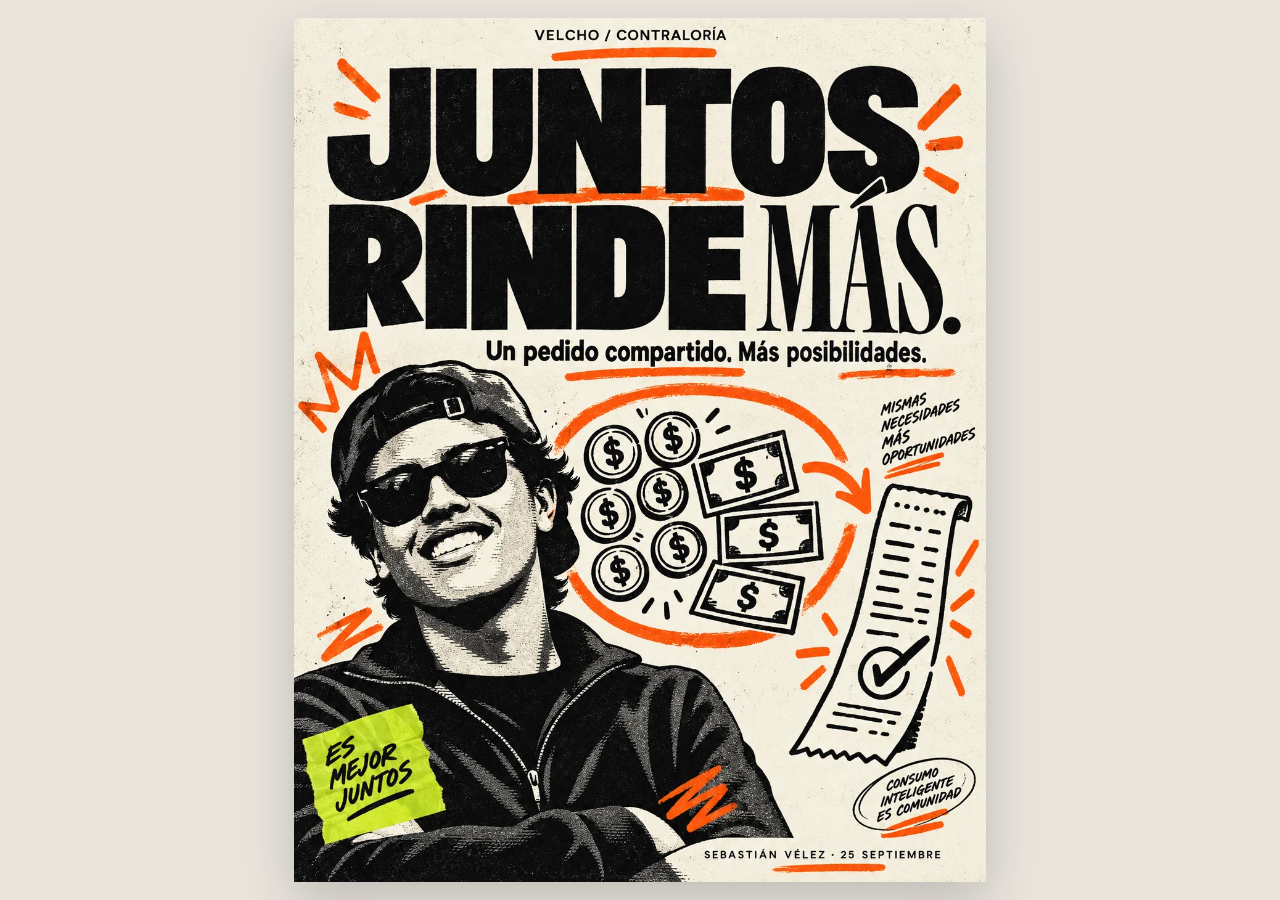
<file: site/p/4u71ka286f/index.html>
<!doctype html>
<html lang="es">
<head>
<meta charset="utf-8">
<meta name="viewport" content="width=device-width,initial-scale=1">
<!-- Página oculta: no la enlaza nada del sitio y pide a los buscadores no indexarla.
     Solo la ve quien tenga el enlace. -->
<meta name="robots" content="noindex, nofollow, noarchive">
<meta name="theme-color" content="#eae5dc">
<title>Juntos rinde más — Velcho / Contraloría</title>
<meta property="og:type" content="website">
<meta property="og:title" content="Juntos rinde más">
<meta property="og:description" content="Un pedido compartido. Más posibilidades.">
<meta property="og:url" content="https://kansoft4.github.io/velcho-contralor/p/4u71ka286f/">
<meta property="og:image" content="https://kansoft4.github.io/velcho-contralor/p/4u71ka286f/juntos-rinde-mas.jpg">
<meta property="og:image:width" content="1122">
<meta property="og:image:height" content="1402">
<meta name="twitter:card" content="summary_large_image">
<link rel="icon" href="../../assets/favicon.svg" type="image/svg+xml">
<style>
  html,body{margin:0;min-height:100%;background:#eae5dc}
  body{display:grid;place-items:center;min-height:100svh;padding:max(12px,2vh) 12px;box-sizing:border-box}
  img{display:block;width:auto;height:auto;max-width:100%;max-height:calc(100svh - 2*max(12px,2vh));
    box-shadow:0 18px 50px #0b122033}
</style>
<script async src="https://cloud.umami.is/script.js" data-website-id="6798d214-a1d9-4ef3-8e9e-0169010c0a6d" data-domains="kansoft4.github.io"></script>
</head>
<body>
<img src="juntos-rinde-mas.webp" width="1122" height="1402"
  alt="Póster de campaña: «Juntos rinde más. Un pedido compartido. Más posibilidades.» Velcho / Contraloría. Sebastián con gafas oscuras y gorra al revés, junto a monedas y billetes que van hacia un recibo con un chulo. Notas: «Mismas necesidades, más oportunidades», «Es mejor juntos», «Consumo inteligente es comunidad». Sebastián Vélez · 25 de septiembre.">
</body>
</html>
</file>
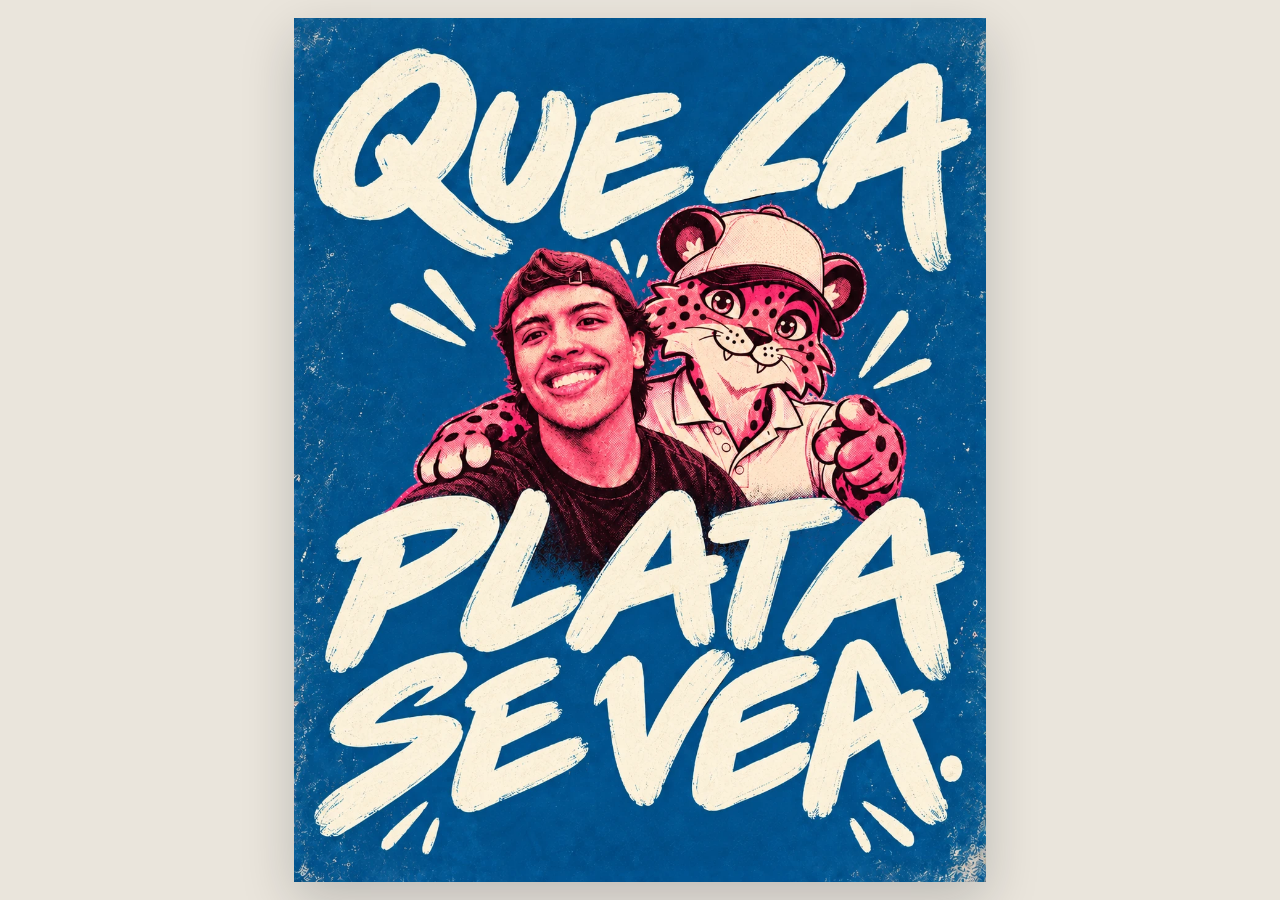
<file: site/p/ammfpydvac/index.html>
<!doctype html>
<html lang="es">
<head>
<meta charset="utf-8">
<meta name="viewport" content="width=device-width,initial-scale=1">
<!-- Página oculta: no la enlaza nada del sitio y pide a los buscadores no indexarla.
     Solo la ve quien tenga el enlace. -->
<meta name="robots" content="noindex, nofollow, noarchive">
<meta name="theme-color" content="#eae5dc">
<title>Que la plata se vea — Velcho / Contraloría</title>
<meta property="og:type" content="website">
<meta property="og:title" content="Que la plata se vea">
<meta property="og:description" content="Sebastián Vélez, a la Contraloría.">
<meta property="og:url" content="https://kansoft4.github.io/velcho-contralor/p/ammfpydvac/">
<meta property="og:image" content="https://kansoft4.github.io/velcho-contralor/p/ammfpydvac/que-la-plata-se-vea.jpg">
<meta property="og:image:width" content="1122">
<meta property="og:image:height" content="1402">
<meta name="twitter:card" content="summary_large_image">
<link rel="icon" href="../../assets/favicon.svg" type="image/svg+xml">
<style>
  html,body{margin:0;min-height:100%;background:#eae5dc}
  body{display:grid;place-items:center;min-height:100svh;padding:max(12px,2vh) 12px;box-sizing:border-box}
  img{display:block;width:auto;height:auto;max-width:100%;max-height:calc(100svh - 2*max(12px,2vh));
    box-shadow:0 18px 50px #0b122033}
</style>
<script async src="https://cloud.umami.is/script.js" data-website-id="6798d214-a1d9-4ef3-8e9e-0169010c0a6d" data-domains="kansoft4.github.io"></script>
</head>
<body>
<img src="que-la-plata-se-vea.webp" width="1122" height="1402"
  alt="Póster de campaña: «Que la plata se vea.» en letras blancas de pincel sobre fondo azul. En el centro, Sebastián sonriendo junto a la mascota, un leopardo con gorra y camisa del colegio que lo abraza y señala hacia el frente.">
</body>
</html>
</file>
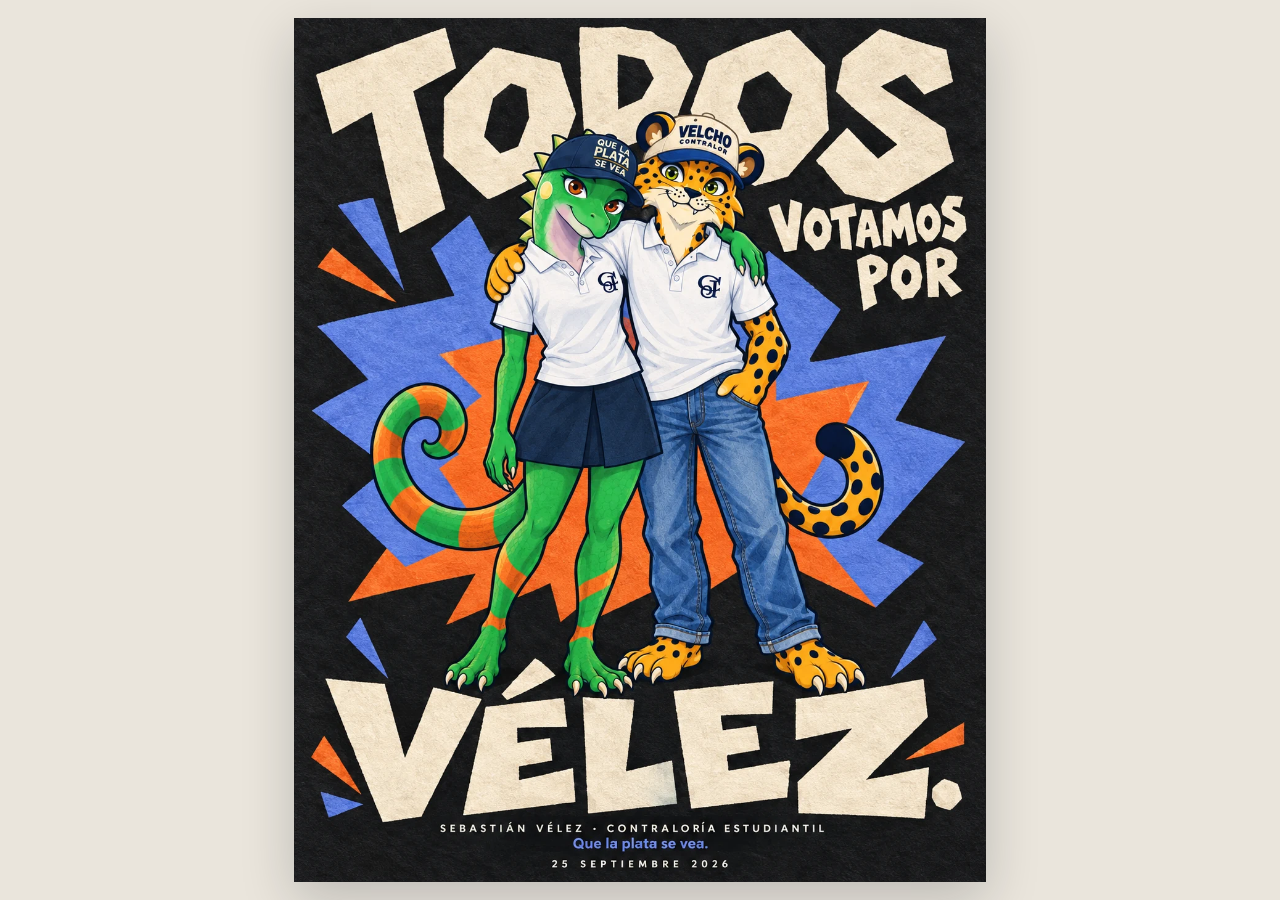
<file: site/p/iqnetx1zf1/index.html>
<!doctype html>
<html lang="es">
<head>
<meta charset="utf-8">
<meta name="viewport" content="width=device-width,initial-scale=1">
<!-- Página oculta: no la enlaza nada del sitio y pide a los buscadores no indexarla.
     Solo la ve quien tenga el enlace. -->
<meta name="robots" content="noindex, nofollow, noarchive">
<meta name="theme-color" content="#eae5dc">
<title>Todos votamos por Vélez — Velcho / Contraloría</title>
<meta property="og:type" content="website">
<meta property="og:title" content="Todos votamos por Vélez">
<meta property="og:description" content="Sebastián Vélez · Contraloría Estudiantil. Que la plata se vea.">
<meta property="og:url" content="https://kansoft4.github.io/velcho-contralor/p/iqnetx1zf1/">
<meta property="og:image" content="https://kansoft4.github.io/velcho-contralor/p/iqnetx1zf1/todos-votamos-por-velez.jpg">
<meta property="og:image:width" content="1122">
<meta property="og:image:height" content="1402">
<meta name="twitter:card" content="summary_large_image">
<link rel="icon" href="../../assets/favicon.svg" type="image/svg+xml">
<style>
  html,body{margin:0;min-height:100%;background:#eae5dc}
  body{display:grid;place-items:center;min-height:100svh;padding:max(12px,2vh) 12px;box-sizing:border-box}
  img{display:block;width:auto;height:auto;max-width:100%;max-height:calc(100svh - 2*max(12px,2vh));
    box-shadow:0 18px 50px #0b122033}
</style>
<script async src="https://cloud.umami.is/script.js" data-website-id="6798d214-a1d9-4ef3-8e9e-0169010c0a6d" data-domains="kansoft4.github.io"></script>
</head>
<body>
<img src="todos-votamos-por-velez.webp" width="1122" height="1402"
  alt="Póster de campaña: «Todos votamos por Vélez.» sobre fondo negro con destellos azules y naranjas. Las dos mascotas abrazadas con la camiseta del colegio: la iguana con gorra «Que la plata se vea» y el leopardo con gorra «Velcho contralor». Sebastián Vélez · Contraloría Estudiantil. Que la plata se vea. 25 de septiembre de 2026.">
</body>
</html>
</file>
